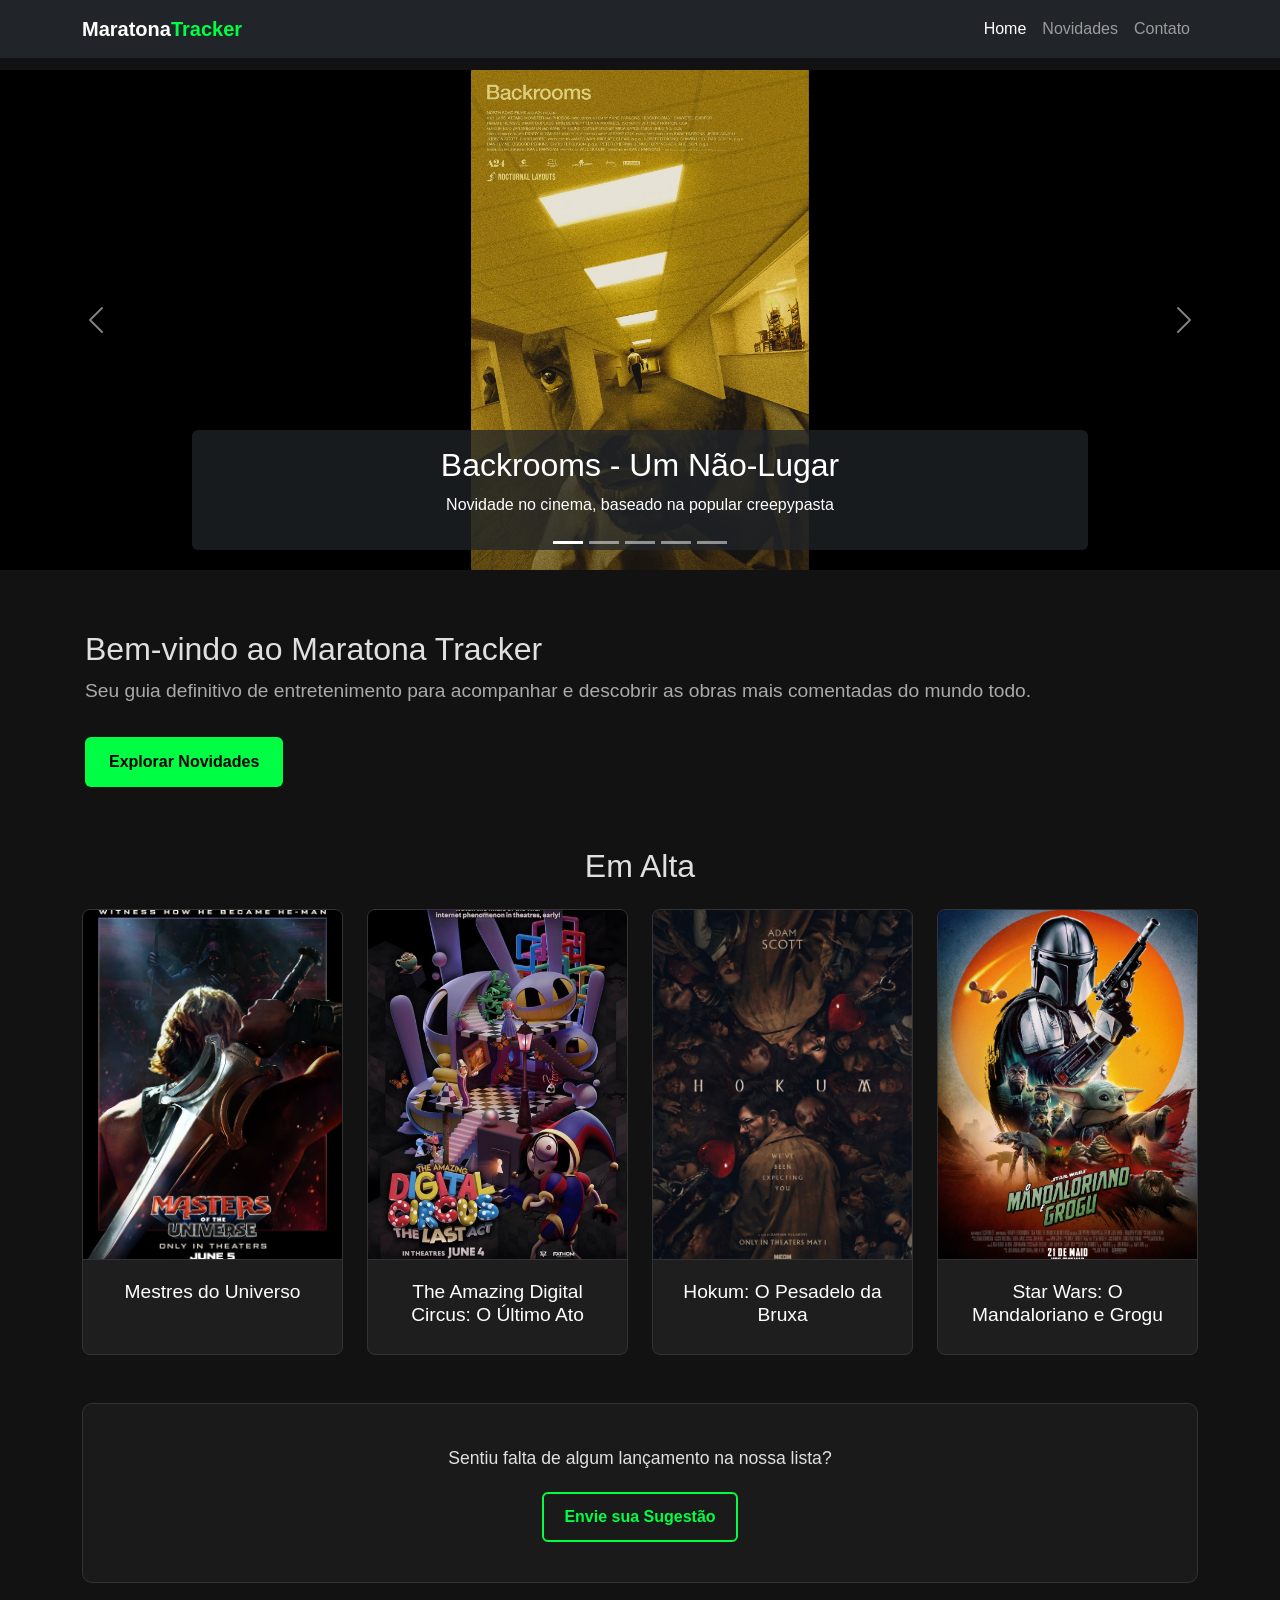
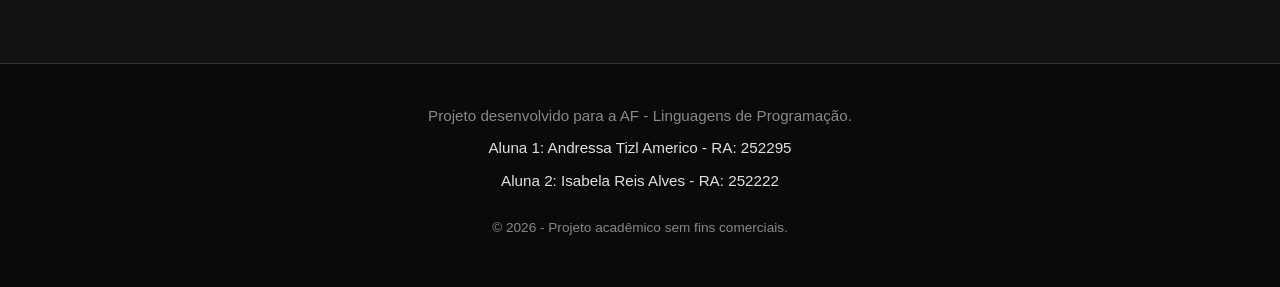
<file: Index.html>
<!--
AF - Avaliação Final - Linguagens de Programação
Tema do Projeto: Maratona Tracker
Aluno 1: Andressa Tizl Americo - RA: 252295
Aluno 2: Isabela Reis Alves - RA: 252222
Professor: Abimael de Oliveira
Data de entrega: 07/06
-->
<!DOCTYPE html>
<html lang="pt-br">
<head>
    <meta charset="UTF-8">
    <meta name="viewport" content="width=device-width, initial-scale=1.0">
    <title>Maratona Tracker - Home</title>
    <!-- Bootstrap CSS -->
    <link href="https://cdn.jsdelivr.net/npm/bootstrap@5.3.3/dist/css/bootstrap.min.css" rel="stylesheet">
    <link rel="stylesheet" href="./css/style.css">
</head>
<body>
    <header>
        <nav class="navbar navbar-expand-lg navbar-dark bg-dark fixed-top">
            <div class="container">
                <a class="navbar-brand fw-bold" href="index.html">Maratona<span class="cor-verde">Tracker</span></a>
                
                <button class="navbar-toggler" type="button" data-bs-toggle="collapse" data-bs-target="#menuPrincipal">
                    <span class="navbar-toggler-icon"></span>
                </button>

                <div class="collapse navbar-collapse" id="menuPrincipal">
                    <ul class="navbar-nav ms-auto">
                        <li class="nav-item">
                            <a class="nav-link active" href="index.html">Home</a>
                        </li>
                        <li class="nav-item">
                            <a class="nav-link" href="novidades.html">Novidades</a>
                        </li>
                        <li class="nav-item">
                            <a class="nav-link" href="contato.html">Contato</a>
                        </li>
                    </ul>
                </div>
            </div>
        </nav>
    </header>

    <!-- Conteúdo principal -->
    <main style="padding-top: 70px;">

    <!-- CARROSSEL -->
        <section class="hero">
            <div id="carouselHome" class="carousel slide" data-bs-ride="carousel">
                
                <div class="carousel-indicators">
                    <button type="button" data-bs-target="#carouselHome" data-bs-slide-to="0" class="active"></button>
                    <button type="button" data-bs-target="#carouselHome" data-bs-slide-to="1"></button>
                    <button type="button" data-bs-target="#carouselHome" data-bs-slide-to="2"></button>
                    <button type="button" data-bs-target="#carouselHome" data-bs-slide-to="3"></button>
                    <button type="button" data-bs-target="#carouselHome" data-bs-slide-to="4"></button>
                </div>

                <div class="carousel-inner">
                    <!-- Filme 1 -->
                    <div class="carousel-item active bg-black">
                        <img src="./img/banner-backrooms.jpeg" class="d-block mx-auto" style="height: 500px; object-fit: contain;" alt="Pôster do Filme 1">
                        <div class="carousel-caption d-none d-md-block bg-dark bg-opacity-75 rounded p-3">
                            <h2>Backrooms - Um Não-Lugar</h2>
                            <p>Novidade no cinema, baseado na popular creepypasta</p>
                        </div>
                    </div>
                    
                    <!-- Filme 2 -->
                    <div class="carousel-item bg-black">
                        <img src="./img/banner-hailmary.JPG" class="d-block mx-auto" style="height: 500px; object-fit: contain;" alt="Pôster do Filme 2">
                        <div class="carousel-caption d-none d-md-block bg-dark bg-opacity-75 rounded p-3">
                            <h2>Hail Mary - Devoradores de Estrelas</h2>
                            <p>Filme sucesso de bilheteria, em que um astronauta tenta salvar a Terra estando sozinho no espaço sideral.</p>
                        </div>
                    </div>
                    
                    <!-- Filme 3 -->
                    <div class="carousel-item bg-black">
                        <img src="./img/banner-michael.jpeg" class="d-block mx-auto" style="height: 500px; object-fit: contain;" alt="Pôster do Filme 3">
                        <div class="carousel-caption d-none d-md-block bg-dark bg-opacity-75 rounded p-3">
                            <h2>Michael</h2>
                            <p>A história do "Rei do Pop" Michael Jackson</p>
                        </div>
                    </div>

                    <!-- Filme 4 -->
                    <div class="carousel-item bg-black">
                        <img src="./img/banner-thedrama.jpeg" class="d-block mx-auto" style="height: 500px; object-fit: contain;" alt="Pôster do Filme 4">
                        <div class="carousel-caption d-none d-md-block bg-dark bg-opacity-75 rounded p-3">
                            <h2>The Drama</h2>
                            <p>Estrelado por Zendaya e Robert Pattinson, os planos de um casamento perfeito são colocados em risco após uma descoberta desastrosa dias antes da cerimônia.</p>
                        </div>
                    </div>

                    <!-- Filme 5 -->
                    <div class="carousel-item bg-black">
                        <img src="./img/banner-wutheringheigths.jpeg" class="d-block mx-auto" style="height: 500px; object-fit: contain;" alt="Pôster do Filme 5">
                        <div class="carousel-caption d-none d-md-block bg-dark bg-opacity-75 rounded p-3">
                            <h2>Wuthering Heights</h2>
                            <p>Releitura do romance clássico de Emily Brontë, onde nos é apresentada a história de amor e ódio obsessivo entre Heathcliff e Catherine.</p>
                        </div>
                    </div>
                </div>

                <!-- Botões de Voltar e Avançar -->
                <button class="carousel-control-prev" type="button" data-bs-target="#carouselHome" data-bs-slide="prev">
                    <span class="carousel-control-prev-icon"></span>
                </button>
                <button class="carousel-control-next" type="button" data-bs-target="#carouselHome" data-bs-slide="next">
                    <span class="carousel-control-next-icon"></span>
                </button>
            </div>
        </section>

        <!-- FIM CARROSSEL -->

        <!-- inicio apresentação -->
    <section class="apresentacao container">
        <h2>Bem-vindo ao Maratona Tracker</h2>
        <p>Seu guia definitivo de entretenimento para acompanhar e descobrir as obras mais comentadas do mundo todo.</p>
        <a href="novidades.html" class="botao-destaque">Explorar Novidades</a>
    </section>

    <section class="mais-famosos container">
            <h2 class="text-center mb-4">Em Alta</h2>
            <div class="row g-4">
                
                <article class="col-md-3">
                    <div class="meu-card">
                        <img src="./img/banner-heman.jpeg" alt="Poster He-man">
                        <div class="meu-card-corpo">
                            <h3>Mestres do Universo</h3>
                        </div>
                    </div>
                </article>

                <article class="col-md-3">
                    <div class="meu-card">
                        <img src="./img/banner-digitalcircus.jpeg" alt="Poster Digital Circus">
                        <div class="meu-card-corpo">
                            <h3>The Amazing Digital Circus: O Último Ato</h3>
                        </div>
                    </div>
                </article>

                <article class="col-md-3">
                    <div class="meu-card">
                        <img src="./img/banner-hokum.jpeg" alt="Poster Hokum">
                        <div class="meu-card-corpo">
                            <h3>Hokum: O Pesadelo da Bruxa</h3>
                        </div>
                    </div>
                </article>

                <article class="col-md-3">
                    <div class="meu-card">
                        <img src="./img/banner-mandaloriano.jpeg" alt="Mandalorian e Grogu">
                        <div class="meu-card-corpo">
                            <h3>Star Wars: O Mandaloriano e Grogu</h3>
                        </div>
                    </div>
                </article>

            </div>
        
            <div class="chamada-contato text-center mt-5">
                <p>Sentiu falta de algum lançamento na nossa lista?</p>
                <a href="contato.html" class="botao-secundario">Envie sua Sugestão</a>
            </div>
        </section>

</main> <footer class="rodape">
        <div class="container">
            <p>Projeto desenvolvido para a AF - Linguagens de Programação.</p>
            <p class="rodape-destaque">Aluna 1: Andressa Tizl Americo - RA: 252295</p>
            <p class="rodape-destaque">Aluna 2: Isabela Reis Alves - RA: 252222</p>
            <p class="mt-4" style="font-size: 0.85rem;">&copy; 2026 - Projeto acadêmico sem fins comerciais.</p>
        </div>
    </footer>

    <!-- Bootstrap JS -->
    <script src="https://cdn.jsdelivr.net/npm/bootstrap@5.3.3/dist/js/bootstrap.bundle.min.js"></script>

    <!-- JS próprio -->
    <script src="./js/script.js"></script>
</body>
</html>
</file>
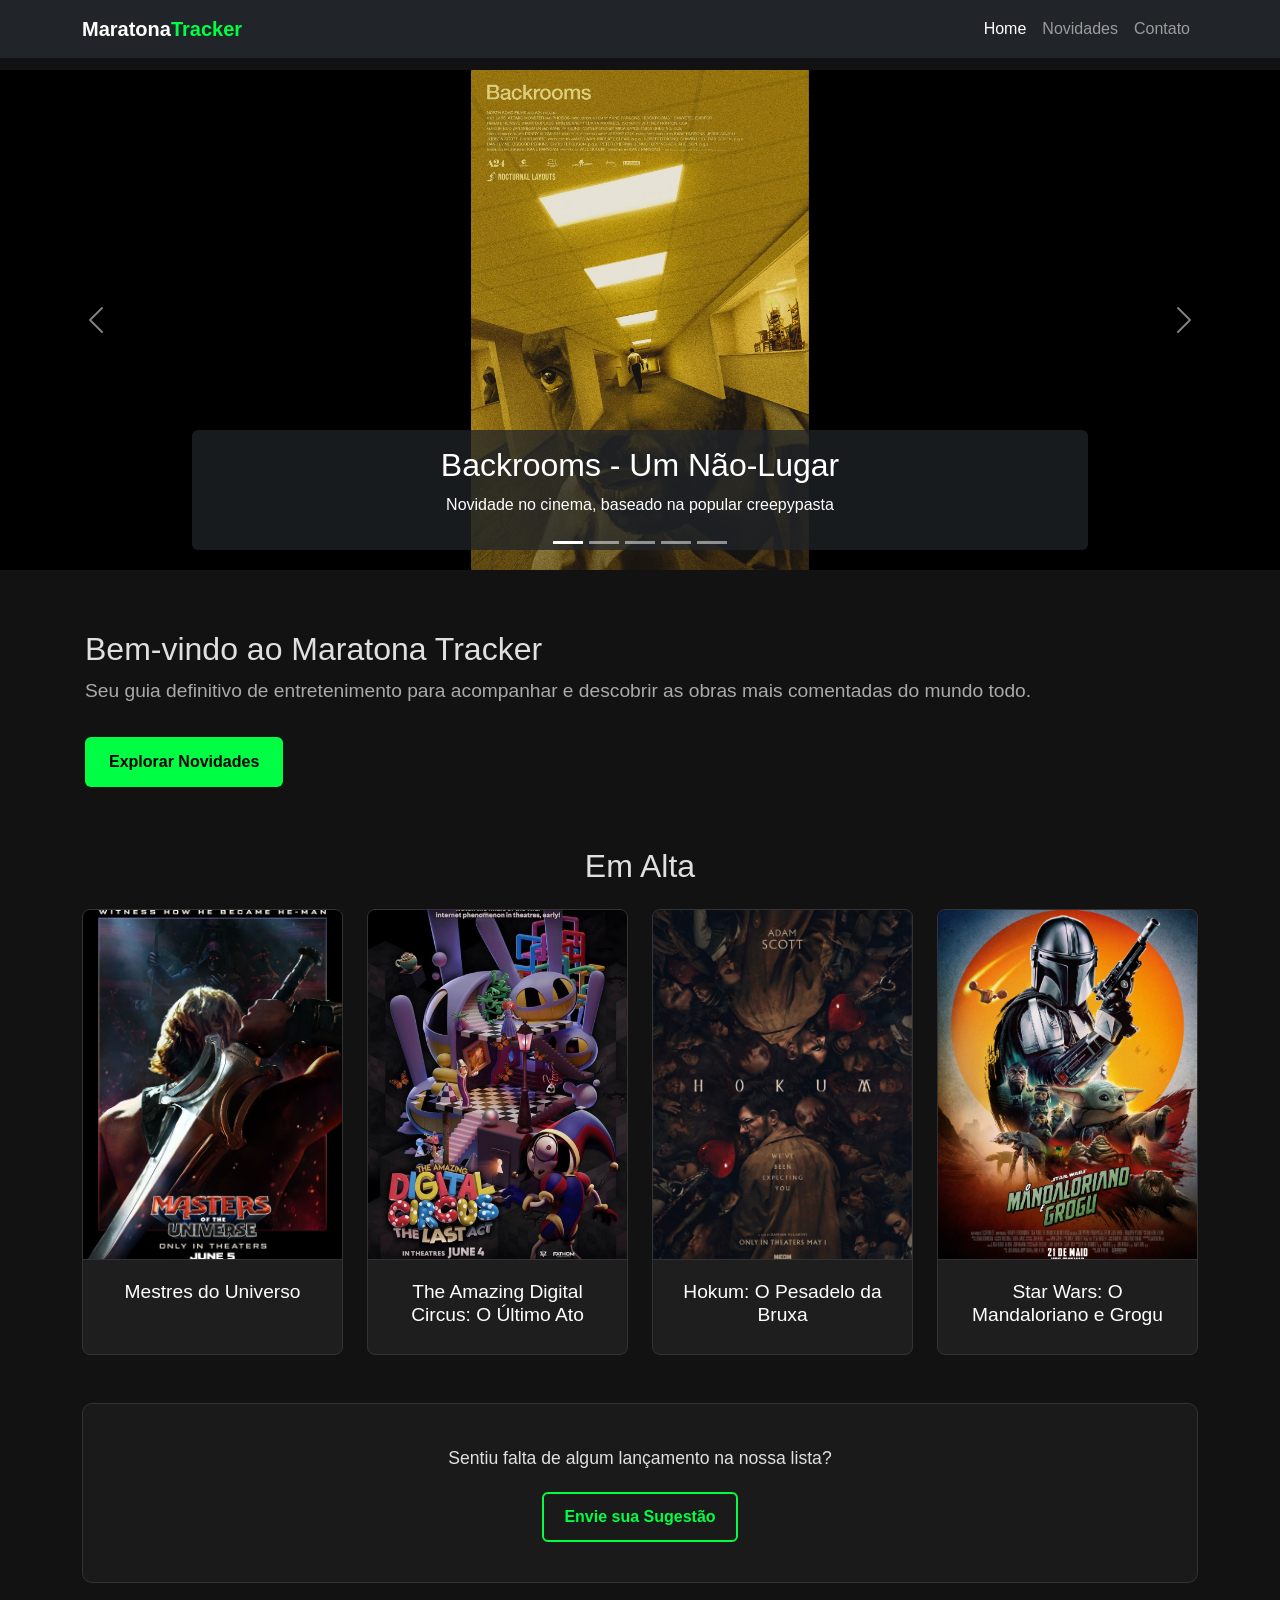
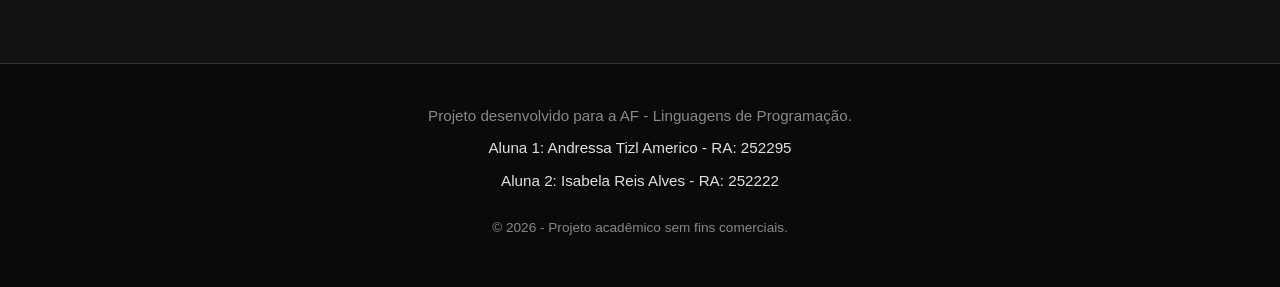
<file: index.html>
<!--
AF - Avaliação Final - Linguagens de Programação
Tema do Projeto: Maratona Tracker
Aluno 1: Andressa Tizl Americo - RA: 252295
Aluno 2: Isabela Reis Alves - RA: 252222
Professor: Abimael de Oliveira
Data de entrega: 07/06
-->
<!DOCTYPE html>
<html lang="pt-br">
<head>
    <meta charset="UTF-8">
    <meta name="viewport" content="width=device-width, initial-scale=1.0">
    <title>Maratona Tracker - Home</title>
    <!-- Bootstrap CSS -->
    <link href="https://cdn.jsdelivr.net/npm/bootstrap@5.3.3/dist/css/bootstrap.min.css" rel="stylesheet">
    <link rel="stylesheet" href="./css/style.css">
</head>
<body>
    <header>
        <nav class="navbar navbar-expand-lg navbar-dark bg-dark fixed-top">
            <div class="container">
                <a class="navbar-brand fw-bold" href="index.html">Maratona<span class="cor-verde">Tracker</span></a>
                
                <button class="navbar-toggler" type="button" data-bs-toggle="collapse" data-bs-target="#menuPrincipal">
                    <span class="navbar-toggler-icon"></span>
                </button>

                <div class="collapse navbar-collapse" id="menuPrincipal">
                    <ul class="navbar-nav ms-auto">
                        <li class="nav-item">
                            <a class="nav-link active" href="index.html">Home</a>
                        </li>
                        <li class="nav-item">
                            <a class="nav-link" href="novidades.html">Novidades</a>
                        </li>
                        <li class="nav-item">
                            <a class="nav-link" href="contato.html">Contato</a>
                        </li>
                    </ul>
                </div>
            </div>
        </nav>
    </header>

    <!-- Conteúdo principal -->
    <main style="padding-top: 70px;">

    <!-- CARROSSEL -->
        <section class="hero">
            <div id="carouselHome" class="carousel slide" data-bs-ride="carousel">
                
                <div class="carousel-indicators">
                    <button type="button" data-bs-target="#carouselHome" data-bs-slide-to="0" class="active"></button>
                    <button type="button" data-bs-target="#carouselHome" data-bs-slide-to="1"></button>
                    <button type="button" data-bs-target="#carouselHome" data-bs-slide-to="2"></button>
                    <button type="button" data-bs-target="#carouselHome" data-bs-slide-to="3"></button>
                    <button type="button" data-bs-target="#carouselHome" data-bs-slide-to="4"></button>
                </div>

                <div class="carousel-inner">
                    <!-- Filme 1 -->
                    <div class="carousel-item active bg-black">
                        <img src="./img/banner-backrooms.jpeg" class="d-block mx-auto" style="height: 500px; object-fit: contain;" alt="Pôster do Filme 1">
                        <div class="carousel-caption d-none d-md-block bg-dark bg-opacity-75 rounded p-3">
                            <h2>Backrooms - Um Não-Lugar</h2>
                            <p>Novidade no cinema, baseado na popular creepypasta</p>
                        </div>
                    </div>
                    
                    <!-- Filme 2 -->
                    <div class="carousel-item bg-black">
                        <img src="./img/banner-hailmary.JPG" class="d-block mx-auto" style="height: 500px; object-fit: contain;" alt="Pôster do Filme 2">
                        <div class="carousel-caption d-none d-md-block bg-dark bg-opacity-75 rounded p-3">
                            <h2>Hail Mary - Devoradores de Estrelas</h2>
                            <p>Filme sucesso de bilheteria, em que um astronauta tenta salvar a Terra estando sozinho no espaço sideral.</p>
                        </div>
                    </div>
                    
                    <!-- Filme 3 -->
                    <div class="carousel-item bg-black">
                        <img src="./img/banner-michael.jpeg" class="d-block mx-auto" style="height: 500px; object-fit: contain;" alt="Pôster do Filme 3">
                        <div class="carousel-caption d-none d-md-block bg-dark bg-opacity-75 rounded p-3">
                            <h2>Michael</h2>
                            <p>A história do "Rei do Pop" Michael Jackson</p>
                        </div>
                    </div>

                    <!-- Filme 4 -->
                    <div class="carousel-item bg-black">
                        <img src="./img/banner-thedrama.jpeg" class="d-block mx-auto" style="height: 500px; object-fit: contain;" alt="Pôster do Filme 4">
                        <div class="carousel-caption d-none d-md-block bg-dark bg-opacity-75 rounded p-3">
                            <h2>The Drama</h2>
                            <p>Estrelado por Zendaya e Robert Pattinson, os planos de um casamento perfeito são colocados em risco após uma descoberta desastrosa dias antes da cerimônia.</p>
                        </div>
                    </div>

                    <!-- Filme 5 -->
                    <div class="carousel-item bg-black">
                        <img src="./img/banner-wutheringheigths.jpeg" class="d-block mx-auto" style="height: 500px; object-fit: contain;" alt="Pôster do Filme 5">
                        <div class="carousel-caption d-none d-md-block bg-dark bg-opacity-75 rounded p-3">
                            <h2>Wuthering Heights</h2>
                            <p>Releitura do romance clássico de Emily Brontë, onde nos é apresentada a história de amor e ódio obsessivo entre Heathcliff e Catherine.</p>
                        </div>
                    </div>
                </div>

                <!-- Botões de Voltar e Avançar -->
                <button class="carousel-control-prev" type="button" data-bs-target="#carouselHome" data-bs-slide="prev">
                    <span class="carousel-control-prev-icon"></span>
                </button>
                <button class="carousel-control-next" type="button" data-bs-target="#carouselHome" data-bs-slide="next">
                    <span class="carousel-control-next-icon"></span>
                </button>
            </div>
        </section>

        <!-- FIM CARROSSEL -->

        <!-- inicio apresentação -->
    <section class="apresentacao container">
        <h2>Bem-vindo ao Maratona Tracker</h2>
        <p>Seu guia definitivo de entretenimento para acompanhar e descobrir as obras mais comentadas do mundo todo.</p>
        <a href="novidades.html" class="botao-destaque">Explorar Novidades</a>
    </section>

    <section class="mais-famosos container">
            <h2 class="text-center mb-4">Em Alta</h2>
            <div class="row g-4">
                
                <article class="col-md-3">
                    <div class="meu-card">
                        <img src="./img/banner-heman.jpeg" alt="Poster He-man">
                        <div class="meu-card-corpo">
                            <h3>Mestres do Universo</h3>
                        </div>
                    </div>
                </article>

                <article class="col-md-3">
                    <div class="meu-card">
                        <img src="./img/banner-digitalcircus.jpeg" alt="Poster Digital Circus">
                        <div class="meu-card-corpo">
                            <h3>The Amazing Digital Circus: O Último Ato</h3>
                        </div>
                    </div>
                </article>

                <article class="col-md-3">
                    <div class="meu-card">
                        <img src="./img/banner-hokum.jpeg" alt="Poster Hokum">
                        <div class="meu-card-corpo">
                            <h3>Hokum: O Pesadelo da Bruxa</h3>
                        </div>
                    </div>
                </article>

                <article class="col-md-3">
                    <div class="meu-card">
                        <img src="./img/banner-mandaloriano.jpeg" alt="Mandalorian e Grogu">
                        <div class="meu-card-corpo">
                            <h3>Star Wars: O Mandaloriano e Grogu</h3>
                        </div>
                    </div>
                </article>

            </div>
        
            <div class="chamada-contato text-center mt-5">
                <p>Sentiu falta de algum lançamento na nossa lista?</p>
                <a href="contato.html" class="botao-secundario">Envie sua Sugestão</a>
            </div>
        </section>

</main> <footer class="rodape">
        <div class="container">
            <p>Projeto desenvolvido para a AF - Linguagens de Programação.</p>
            <p class="rodape-destaque">Aluna 1: Andressa Tizl Americo - RA: 252295</p>
            <p class="rodape-destaque">Aluna 2: Isabela Reis Alves - RA: 252222</p>
            <p class="mt-4" style="font-size: 0.85rem;">&copy; 2026 - Projeto acadêmico sem fins comerciais.</p>
        </div>
    </footer>

    <!-- Bootstrap JS -->
    <script src="https://cdn.jsdelivr.net/npm/bootstrap@5.3.3/dist/js/bootstrap.bundle.min.js"></script>

    <!-- JS próprio -->
    <script src="./js/script.js"></script>
</body>
</html>
</file>
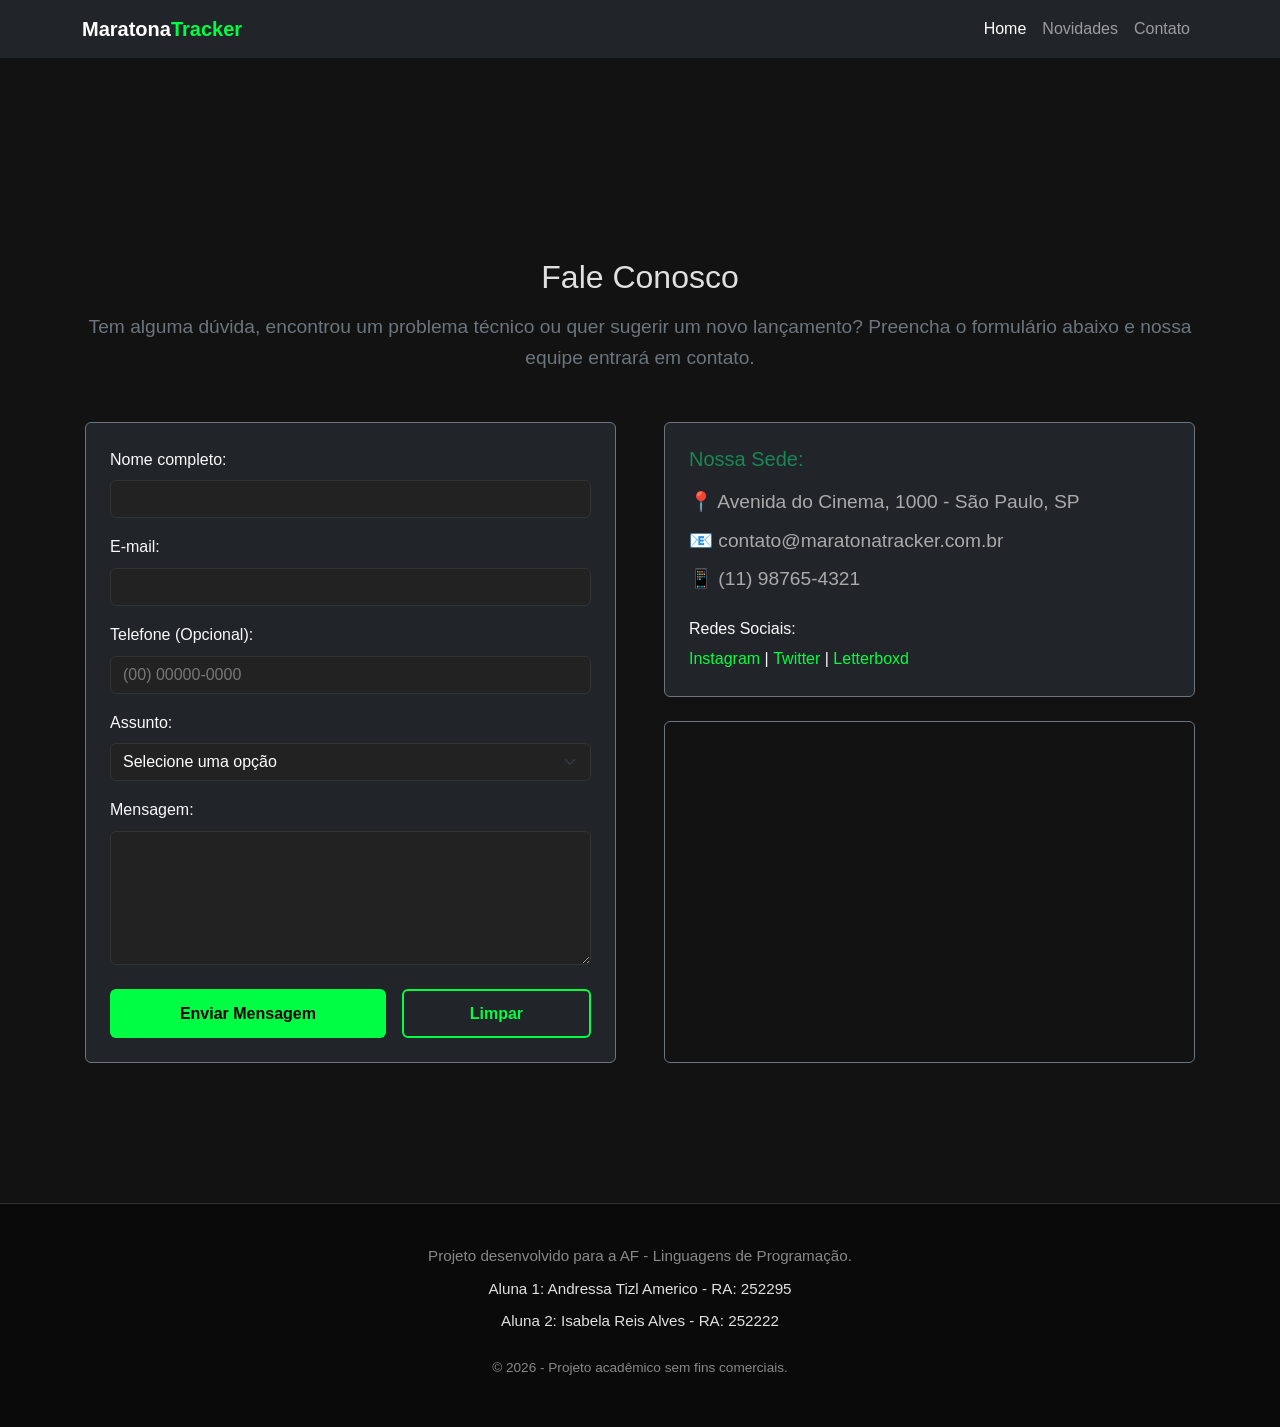
<file: contato.html>
<!--
AF - Avaliação Final - Linguagens de Programação
Tema do Projeto: Maratona Tracker
Aluno 1: Andressa Tizl Americo - RA: 252295
Aluno 2: Isabela Reis Alves - RA: 252222
Professor: Abimael de Oliveira
Data de entrega: 07/06
-->

<!DOCTYPE html>
<html lang="pt-br">
<head>
    <meta charset="UTF-8">
    <meta name="viewport" content="width=device-width, initial-scale=1.0">
    <title>Maratona Tracker - Home</title>
    <!-- Bootstrap CSS -->
    <link href="https://cdn.jsdelivr.net/npm/bootstrap@5.3.3/dist/css/bootstrap.min.css" rel="stylesheet">
    <link rel="stylesheet" href="./css/style.css">
</head>
<body>
    <header>
        <nav class="navbar navbar-expand-lg navbar-dark bg-dark fixed-top">
            <div class="container">
                <a class="navbar-brand fw-bold" href="index.html">Maratona<span class="cor-verde">Tracker</span></a>
                
                <button class="navbar-toggler" type="button" data-bs-toggle="collapse" data-bs-target="#menuPrincipal">
                    <span class="navbar-toggler-icon"></span>
                </button>

                <div class="collapse navbar-collapse" id="menuPrincipal">
                    <ul class="navbar-nav ms-auto">
                        <li class="nav-item">
                            <a class="nav-link active" href="index.html">Home</a>
                        </li>
                        <li class="nav-item">
                            <a class="nav-link" href="novidades.html">Novidades</a>
                        </li>
                        <li class="nav-item">
                            <a class="nav-link" href="contato.html">Contato</a>
                        </li>
                    </ul>
                </div>
            </div>
        </nav>
    </header>

    <main style="padding-top: 80px;">

    <!-- Conteúdo contato -->
    <main style="padding-top: 70px;">
        <section class="container my-5 apresentacao">
            <h2 class="text-center mb-3">Fale Conosco</h2>
            <p class="text-center lead text-secondary mb-5">
                Tem alguma dúvida, encontrou um problema técnico ou quer sugerir um novo lançamento? Preencha o formulário abaixo e nossa equipe entrará em contato.
            </p>

            <div class="row g-5">
                
                <div class="col-lg-6">
                    <div class="p-4 rounded border border-secondary bg-dark text-light h-100">
                        <form id="formContato" action="#" method="post">
                            
                            <div class="mb-3">
                                <label for="nome" class="form-label">Nome completo:</label>
                                <input type="text" id="nome" name="nome" class="form-control" required pattern="[A-Za-zÀ-ÿ\s]{3,}" title="Digite pelo menos 3 letras">
                            </div>

                            <div class="mb-3">
                                <label for="email" class="form-label">E-mail:</label>
                                <input type="email" id="email" name="email" class="form-control" required>
                            </div>

                            <div class="mb-3">
                                <label for="telefone" class="form-label">Telefone (Opcional):</label>
                                <input type="tel" id="telefone" name="telefone" class="form-control" placeholder="(00) 00000-0000" pattern="[0-9()-\s]{10,15}">
                            </div>

                            <div class="mb-3">
                                <label for="assunto" class="form-label">Assunto:</label>
                                <select id="assunto" name="assunto" class="form-select" required>
                                    <option value="">Selecione uma opção</option>
                                    <option value="sugestao">Sugestão de Filme/Série</option>
                                    <option value="suporte">Suporte Técnico</option>
                                    <option value="parceria">Parceria</option>
                                    <option value="outro">Outro</option>
                                </select>
                            </div>

                            <div class="mb-4">
                                <label for="mensagem" class="form-label">Mensagem:</label>
                                <textarea id="mensagem" name="mensagem" class="form-control" rows="5" required></textarea>
                            </div>

                            <div class="d-flex gap-3">
                                <button type="submit" class="botao-destaque flex-grow-1 border-0">Enviar Mensagem</button>
                                <button type="reset" class="botao-secundario flex-grow-1">Limpar</button>
                            </div>
                        </form>
                    </div>
                </div>

                <div class="col-lg-6 d-flex flex-column gap-4">
                    
                    <div class="p-4 rounded border border-secondary bg-dark text-light">
                        <h3 class="h5 mb-3 text-success">Nossa Sede:</h3>
                        <p class="mb-2">📍 Avenida do Cinema, 1000 - São Paulo, SP</p>
                        <p class="mb-2">📧 contato@maratonatracker.com.br</p>
                        <p class="mb-4">📱 (11) 98765-4321</p>
                        
                        <h3 class="h6 mb-2">Redes Sociais:</h3>
                        <div class="redes-sociais">
                            <a href="#">Instagram</a> | 
                            <a href="#">Twitter</a> | 
                            <a href="#">Letterboxd</a>
                        </div>
                    </div>

                    <div class="rounded overflow-hidden border border-secondary flex-grow-1" style="min-height: 300px;">
                        <iframe 
                            src="https://www.google.com/maps/embed?pb=!1m18!1m12!1m3!1d3657.0988673739343!2d-46.66311808447551!3d-23.56488346761005!2m3!1f0!2f0!3f0!3m2!1i1024!2i768!4f13.1!3m3!1m2!1s0x94ce59c8da0aa315%3A0xd59f9431f2c9776a!2sAv.%20Paulista%20-%20Bela%20Vista%2C%20S%C3%A3o%20Paulo%20-%20SP!5e0!3m2!1spt-BR!2sbr!4v1680000000000!5m2!1spt-BR!2sbr" 
                            width="100%" 
                            height="100%" 
                            style="border:0;" 
                            allowfullscreen="" 
                            loading="lazy">
                        </iframe>
                    </div>

                </div>
            </div>
        </section>
    </main>

    <!-- fim conteúdo contato -->

<footer class="rodape">
        <div class="container">
            <p>Projeto desenvolvido para a AF - Linguagens de Programação.</p>
            <p class="rodape-destaque">Aluna 1: Andressa Tizl Americo - RA: 252295</p>
            <p class="rodape-destaque">Aluna 2: Isabela Reis Alves - RA: 252222</p>
            <p class="mt-4" style="font-size: 0.85rem;">&copy; 2026 - Projeto acadêmico sem fins comerciais.</p>
        </div>
</footer>

    <!-- Bootstrap JS -->
    <script src="https://cdn.jsdelivr.net/npm/bootstrap@5.3.3/dist/js/bootstrap.bundle.min.js"></script>

    <!-- JS próprio -->
    <script src="./js/script.js"></script>
</body>
</html>
</file>
<file: css/style.css>
/*
AF - Avaliação Final - Linguagens de Programação
Tema do Projeto: Maratona Tracker (Filmes e Séries)
Aluna 1: Andressa Tizl Americo - RA: 252295
Aluna 2: Isabela Reis Alves - RA: 252222
Professor: Abimael de Oliveira
Data de entrega: 07/06
*/

:root {
    --cor-fundo: #121212;
    --cor-texto: #e0e0e0;
    --cor-destaque: #00ff44;
    --cor-card: #1e1e1e;
    --cor-borda: #333333;
    --fonte-principal: 'Segoe UI', Tahoma, Geneva, Verdana, sans-serif;
}

* {
    margin: 0;
    padding: 0;
    box-sizing: border-box;
}

body {
    background-color: var(--cor-fundo);
    color: var(--cor-texto);
    font-family: var(--fonte-principal);
    line-height: 1.6;
}

a {
    text-decoration: none;
    transition: 0.3s ease;
}

/* Cabeçalho, Rodapé e Botões */

.cor-verde {
    color: var(--cor-destaque) !important;
}

.botao-destaque {
    background-color: var(--cor-destaque);
    color: #000;
    padding: 12px 24px;
    border-radius: 6px;
    font-weight: bold;
    display: inline-block;
    transition: transform 0.3s ease, background-color 0.3s ease;
}

.botao-destaque:hover {
    background-color: #00cc36;
    transform: scale(1.05);
    color: #000;
}

.botao-secundario {
    background-color: transparent;
    color: var(--cor-destaque);
    padding: 10px 20px;
    border: 2px solid var(--cor-destaque);
    border-radius: 6px;
    font-weight: bold;
    display: inline-block;
    transition: 0.3s ease;
}

.botao-secundario:hover {
    background-color: var(--cor-destaque);
    color: #000;
}

/* Rodapé Padronizado */
.rodape {
    background-color: #0a0a0a;
    border-top: 1px solid var(--cor-borda);
    margin-top: 80px;
    padding: 40px 0; 
    text-align: center;
    color: #888; 
}

.rodape p {
    margin-bottom: 8px;
    font-size: 0.95rem;
}

.rodape .rodape-destaque {
    color: #e0e0e0;
    font-weight: 500;
}

@keyframes surgir {
    from {
        opacity: 0;
        transform: translateY(40px);
    }
    to {
        opacity: 1;
        transform: translateY(0);
    }
}

/* ==index== */

.apresentacao {
    padding: 60px 15px;
    animation: surgir 1s ease;
}

.apresentacao p {
    font-size: 1.2rem;
    margin-bottom: 30px;
    color: #aaa;
}

.meu-card {
    background-color: var(--cor-card);
    border: 1px solid var(--cor-borda);
    border-radius: 8px;
    height: 100%;
    overflow: hidden;
    transition: transform 0.4s ease, box-shadow 0.4s ease;
}

.meu-card:hover {
    transform: translateY(-10px);
    box-shadow: 0 10px 20px rgba(0, 255, 68, 0.2); 
}

.meu-card img {
    width: 100%;
    height: 350px;
    object-fit: cover;
    border-bottom: 1px solid var(--cor-borda);
}

.meu-card-corpo {
    padding: 20px;
    text-align: center;
}

.meu-card-corpo h3 {
    font-size: 1.2rem;
    color: #fff;
}

.chamada-contato {
    background-color: #1a1a1a;
    padding: 40px;
    margin-top: 60px;
    border-radius: 10px;
    border: 1px solid var(--cor-borda);
    
    display: flex;
    flex-direction: column;
    justify-content: center;
    align-items: center;
    gap: 20px;
}

.chamada-contato p {
    font-size: 1.1rem;
    margin: 0;
}
/* ==Novidades== */
/* GALERIA */
.grade-galeria {
    display: flex;
    flex-direction: column;
    justify-content: center;
    flex-wrap: wrap;
    padding-top: 40px;
}
.grade-galeria figure {
    width: 200px;
    text-align: center;
}
.grade-galeria img {
    width: 100%;
    height: 300px;
    object-fit: cover;
    border-radius: 10px;
    box-shadow: 0 4px 8px rgba(23, 86, 31, 0.3);

}
.card {
    border-color: var(--cor-borda);
    background-color: var(--cor-card);
    transform: translateY(0);
    transition: transform 0.3s ease, box-shadow 0.3s ease
}
.card-title {
    color: var(--cor-destaque);
}
.card-text {
    color: var(--cor-texto);
}
.button {
    display: inline-block;
    padding: 10px 20px;
    color: #fff;
    text-decoration: none;
    border-radius: 5px;
    transition: background-color 0.3s ease;
}

/* NOVIDADES */
.novidades {
    padding: 40px 0;
}
.lista-filmes {
    display: flex;
    gap: 20px;
    justify-content: center;
    flex-wrap: wrap;
}
.lista-filmes figure {
    width: 200px;
    text-align: center;
}
.lista-filmes img {
    width: 100%;
    height: 300px;
    object-fit: cover;
    border-radius: 10px;
    box-shadow: 0 4px 8px rgba(0, 0, 0, 0.3);
}
.lista-filmes figcaption {
    margin-top: 10px;
    font-weight: bold;
    font-size: 1.1em;
}
.novidades .card-img-top {
    border-top-left-radius: 10px;
    border-top-right-radius: 10px;
    height: 200px;
    object-fit: cover;
}
/* LANCAMENTOS */
.lancamentos .row {
    display: flex;
    flex-wrap: wrap;
    justify-content: center;
    gap: 25px;
}
.lancamentos .col-md-4 {
    flex: 0 0 300px;
    max-width: 300px;
}
.lancamentos h3 {
    text-align: center;
    margin-bottom: 0px;
}

.lancamentos article {
    flex: 0 0 300px;
}

.card {
    height: 100%;
    border-radius: 12px;
    overflow: hidden;
    transition: 0.3s;
    box-shadow: var(--cor-destaque);
}

.card:hover {
    transform: translateY(-8px);
    box-shadow: 0 8px 20px rgba(0, 204, 54, 0.5);
}

.lancamentos .card img {
    height: 400px;
    object-fit: cover;
}

/* PÁGINA DE CONTATO */

.form-control, .form-select {
    background-color: #222;
    border: 1px solid var(--cor-borda);
    color: #fff;
}

.form-control:focus, .form-select:focus {
    background-color: #2a2a2a;
    border-color: var(--cor-destaque);
    color: #fff;
    box-shadow: 0 0 0 0.25rem rgba(0, 255, 68, 0.25);
}

.form-control::placeholder {
    color: #777;
}

.redes-sociais a {
    color: var(--cor-destaque);
    font-weight: 500;
}

.redes-sociais a:hover {
    color: #fff;
}

/* javascript */

.btn-topo {
    position: fixed;
    right: 30px;
    bottom: 30px;
    display: none; /* Fica escondido por padrão */
    width: 50px;
    height: 50px;
    border-radius: 50%;
    border: none;
    background-color: var(--cor-destaque);
    color: #000;
    font-size: 1.5rem;
    font-weight: bold;
    cursor: pointer;
    box-shadow: 0 4px 10px rgba(0, 0, 0, 0.5);
    z-index: 1000;
    transition: background-color 0.3s ease;
}

.btn-topo:hover {
    background-color: #00cc36;
}

.btn-topo.mostrar {
    display: block;
}

.card-destaque-js {
    border-color: var(--cor-destaque) !important;
}
</file>
